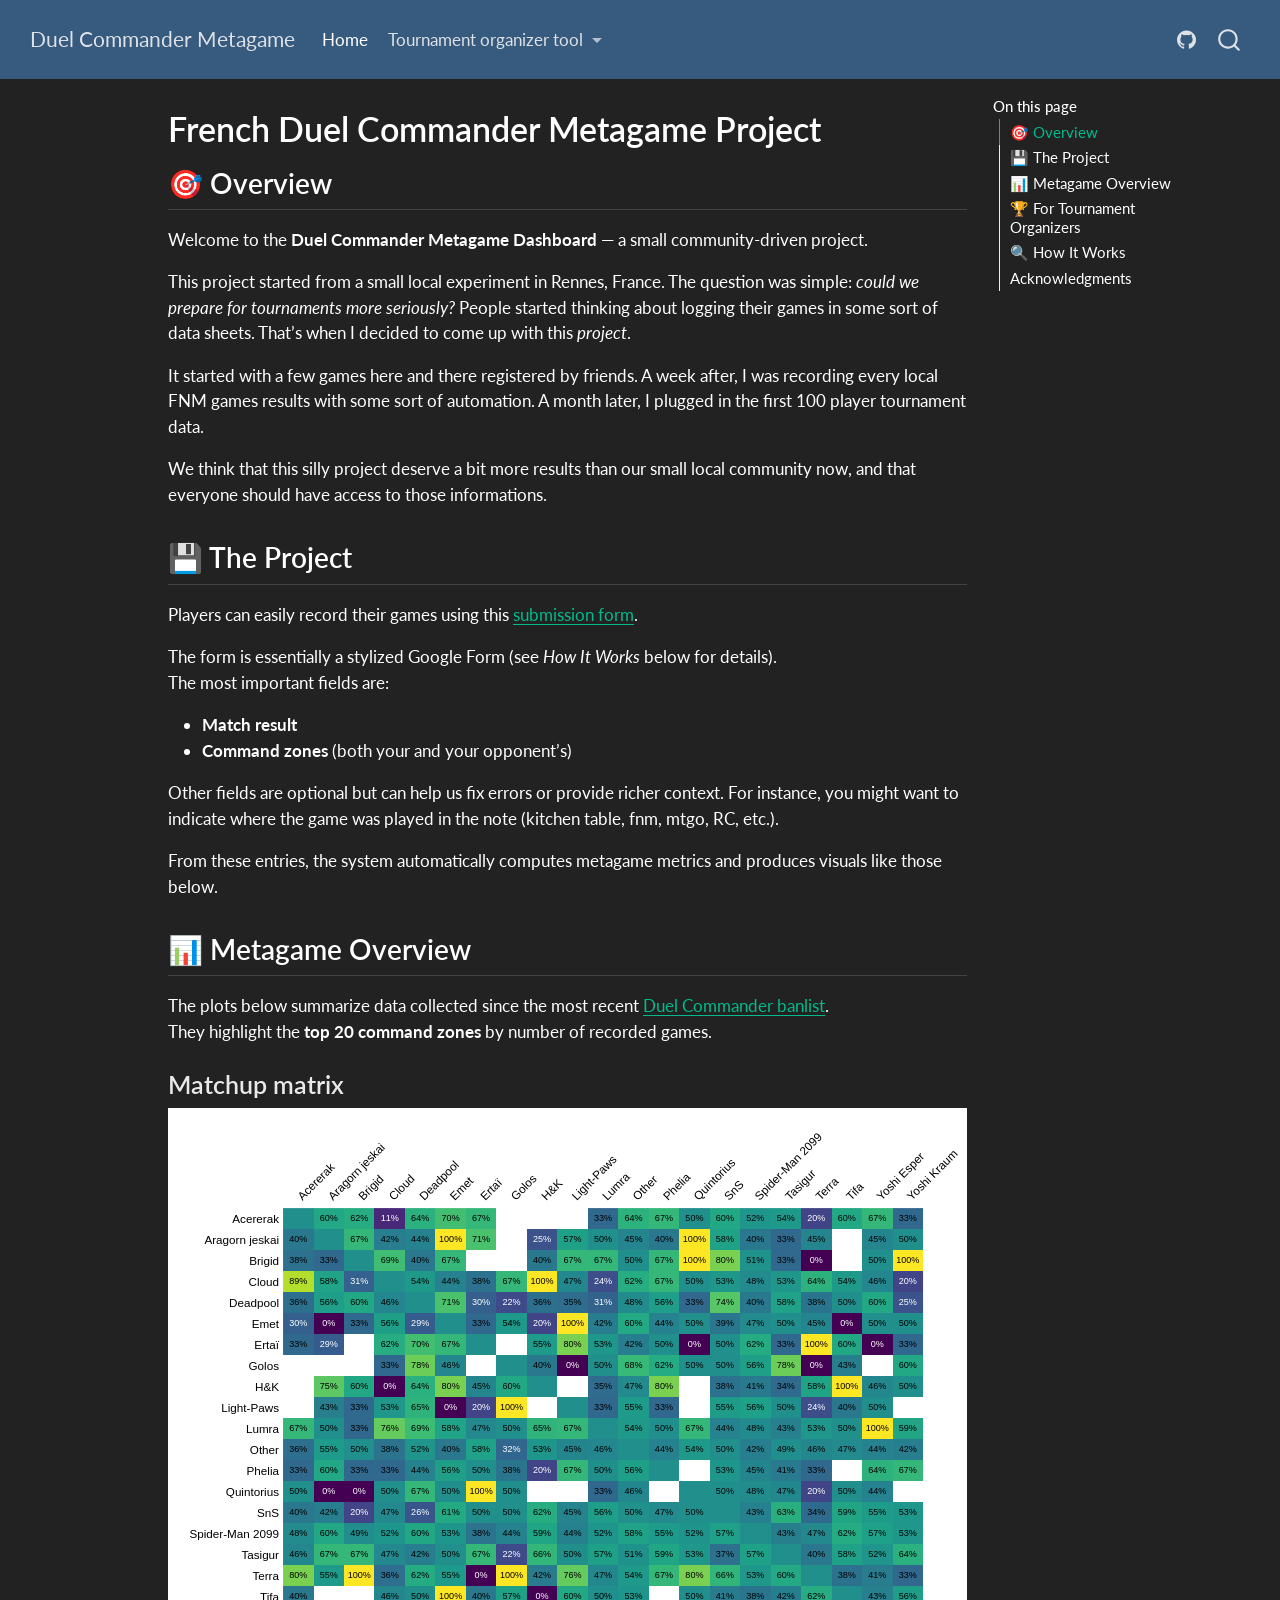
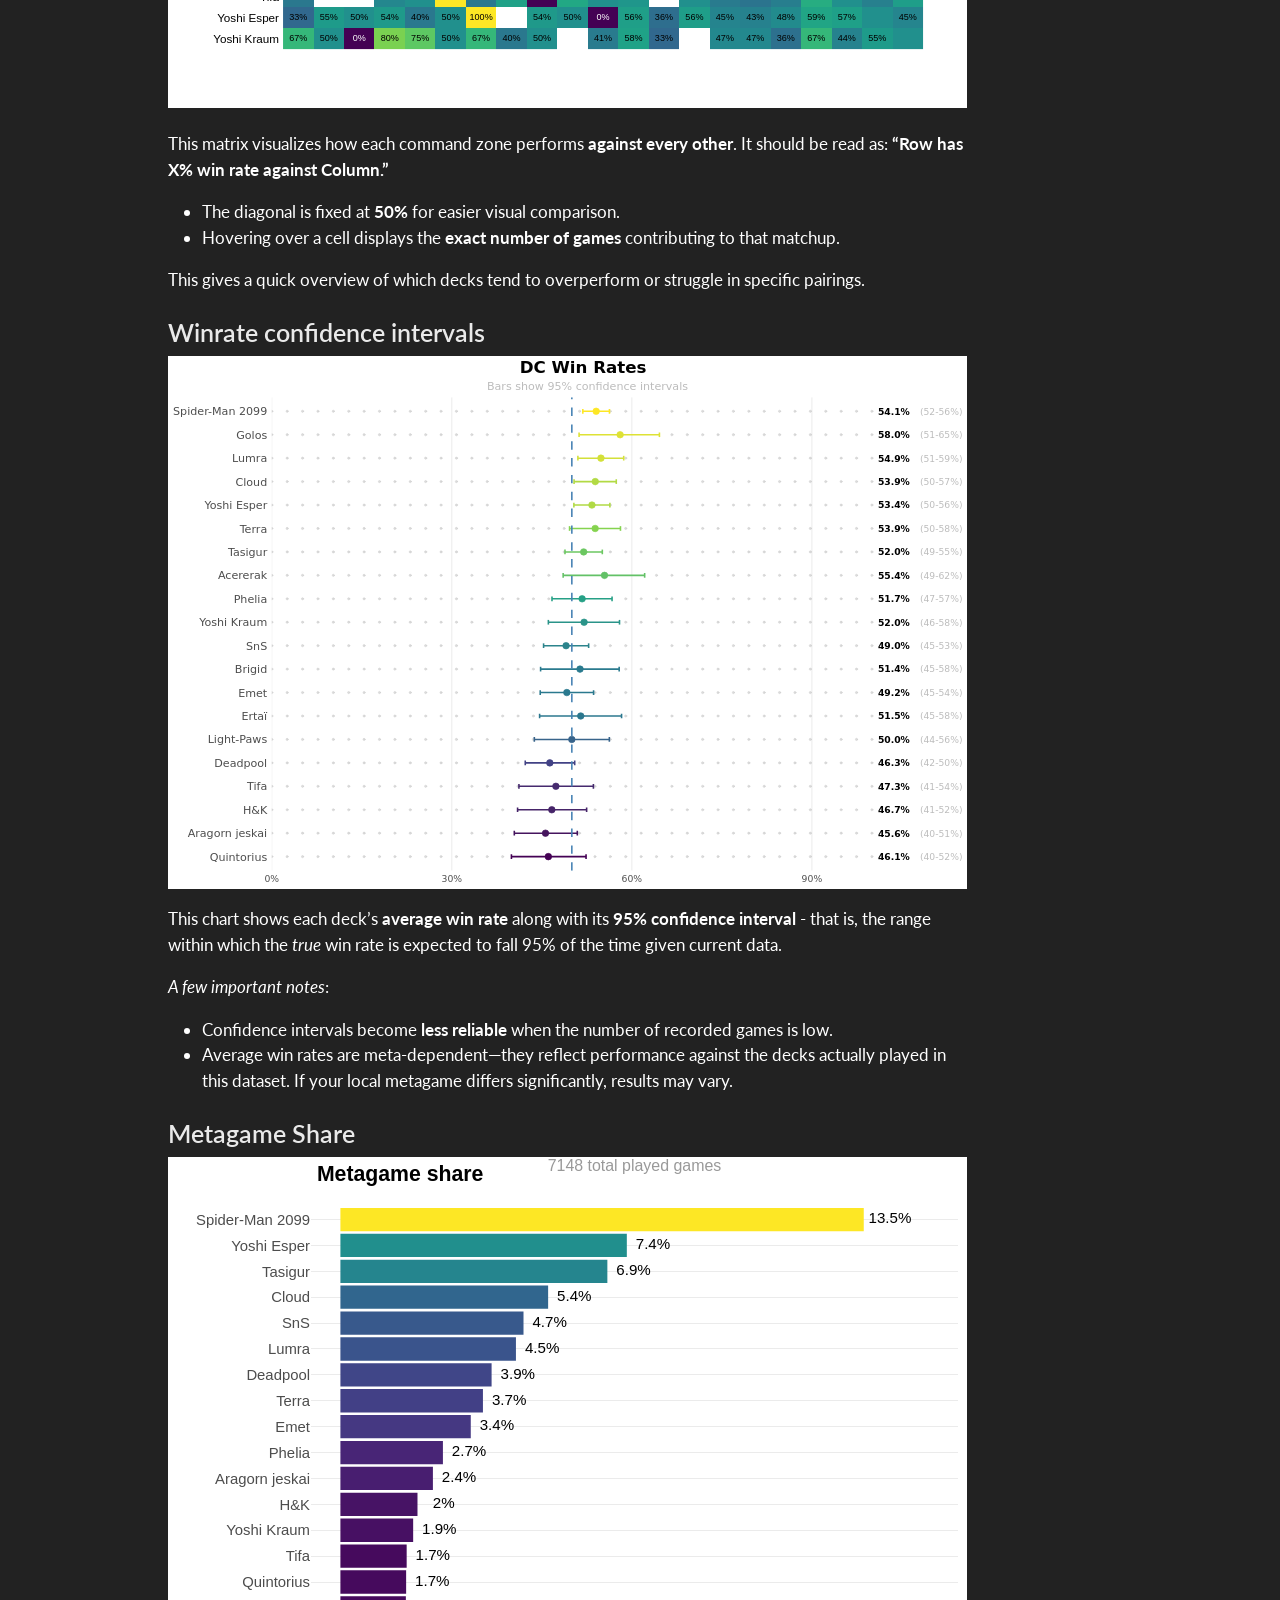
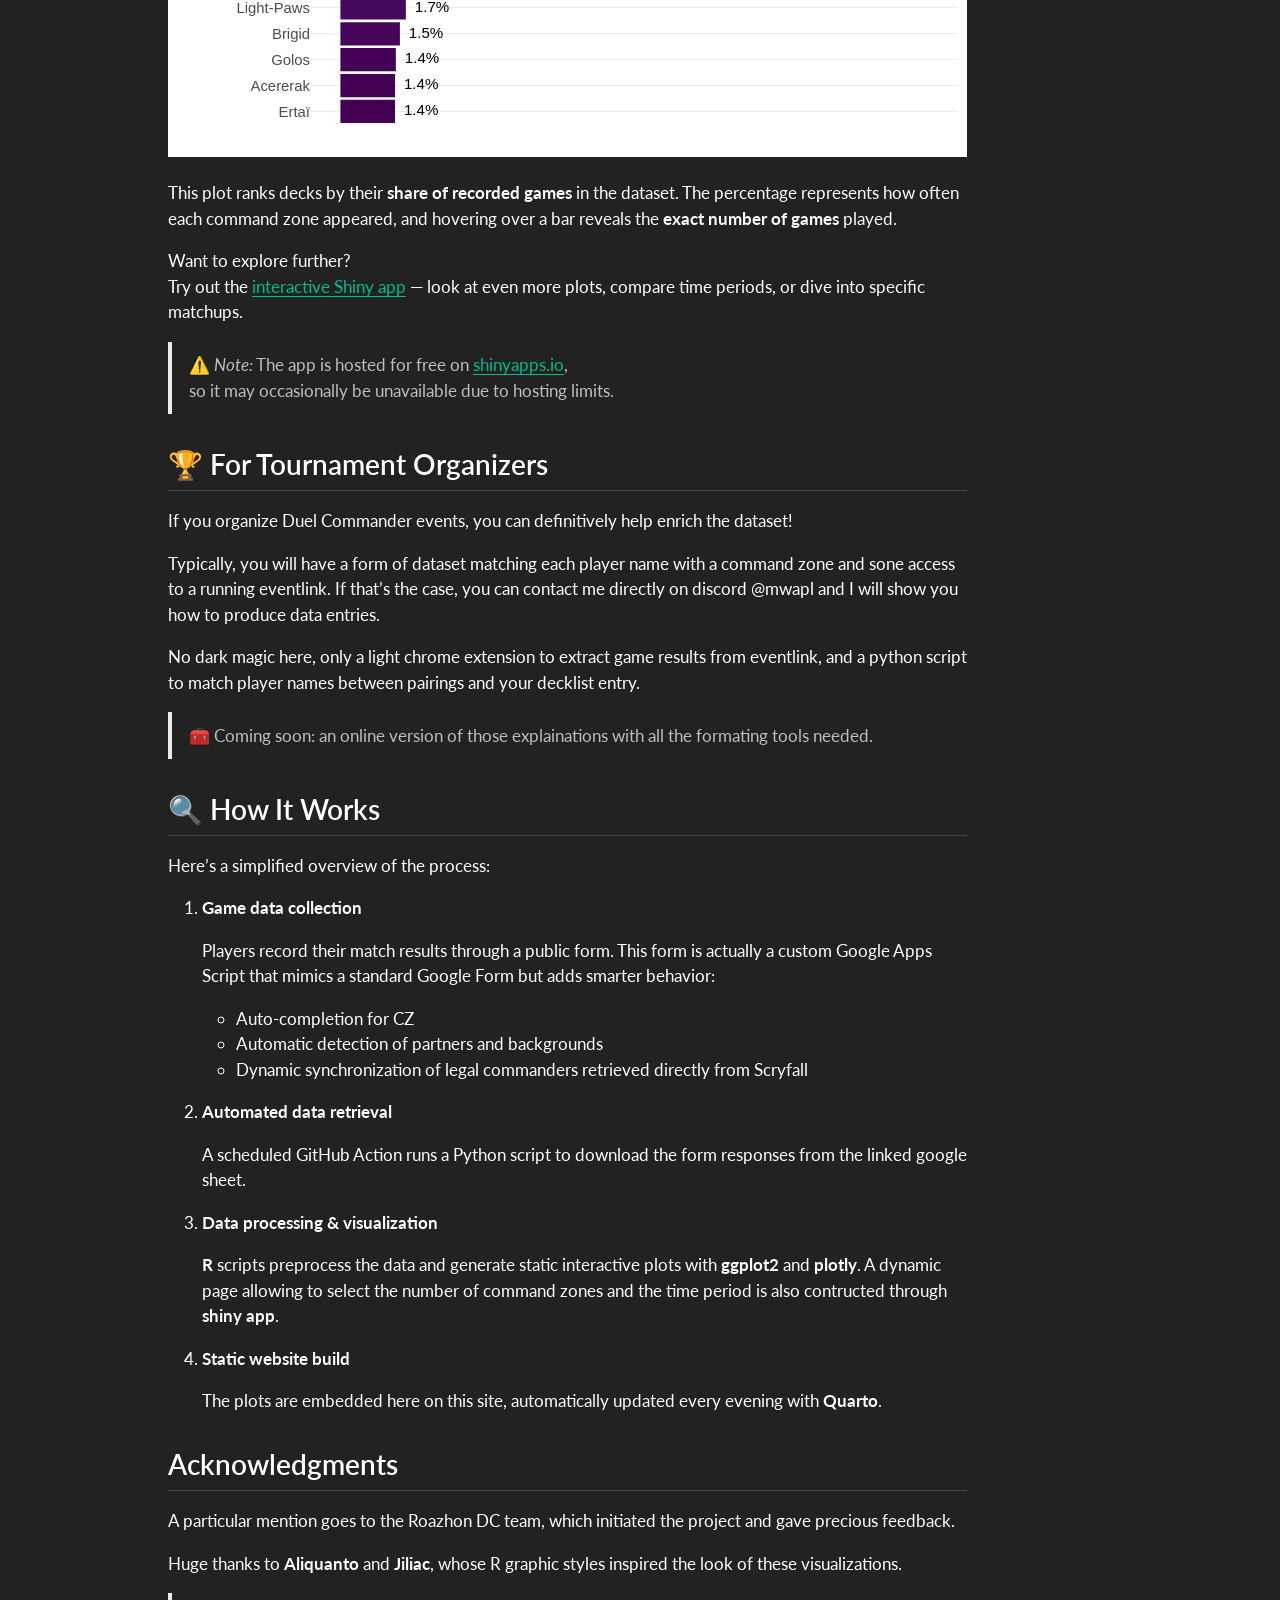
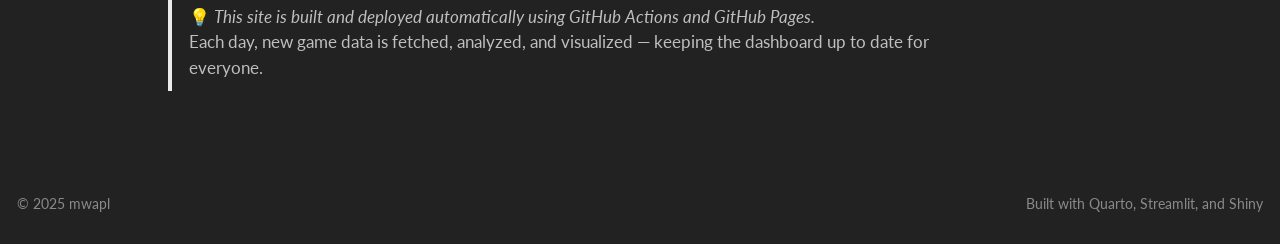
<file: index.html>
<!DOCTYPE html>
<html xmlns="http://www.w3.org/1999/xhtml" lang="en" xml:lang="en"><head>

<meta charset="utf-8">
<meta name="generator" content="quarto-1.11.9">

<meta name="viewport" content="width=device-width, initial-scale=1.0, user-scalable=yes">


<title>French Duel Commander Metagame Project – Duel Commander Metagame</title>
<style>
/* Default styles provided by pandoc.
** See https://pandoc.org/MANUAL.html#variables-for-html for config info.
*/
span.smallcaps{font-variant: small-caps;}
div.columns{display: flex; gap: 1.5em;}
div.column{flex: auto;}
@media screen {
div.columns{gap: min(4vw, 1.5em);}
div.column{overflow-x: auto;}
}
div.hanging-indent{margin-left: 1.5em; text-indent: -1.5em;}
ul.task-list{list-style: none;}
ul.task-list li input[type="checkbox"] {
  width: 0.8em;
  margin: 0 0.8em 0.2em -1em; /* quarto-specific, see https://github.com/quarto-dev/quarto-cli/issues/4556 */ 
  vertical-align: middle;
}
</style>


<script src="site_libs/quarto-nav/quarto-nav.js"></script>
<script src="site_libs/quarto-nav/headroom.min.js"></script>
<script src="site_libs/clipboard/clipboard.min.js"></script>
<script src="site_libs/quarto-search/autocomplete.umd.js"></script>
<script src="site_libs/quarto-search/fuse.min.js"></script>
<script src="site_libs/quarto-search/quarto-search.js"></script>
<meta name="quarto:offset" content="./">
<script src="site_libs/quarto-html/quarto.js" type="module"></script>
<script src="site_libs/quarto-html/tabsets/tabsets.js" type="module"></script>
<script src="site_libs/quarto-html/scrollable-regions/scrollable-regions.js" type="module"></script>
<script src="site_libs/quarto-html/popper.min.js"></script>
<script src="site_libs/quarto-html/tippy.umd.min.js"></script>
<script src="site_libs/quarto-html/anchor.min.js"></script>
<link href="site_libs/quarto-html/tippy.css" rel="stylesheet">
<link href="site_libs/quarto-html/quarto-syntax-highlighting-dark-447e42e69aaa9833c0ba1b986f430b20.css" rel="stylesheet" id="quarto-text-highlighting-styles">
<script src="site_libs/bootstrap/bootstrap.min.js"></script>
<link href="site_libs/bootstrap/bootstrap-icons.css" rel="stylesheet">
<link href="site_libs/bootstrap/bootstrap-c4a565545f118a96a93a750ad2463d78.min.css" rel="stylesheet" append-hash="true" id="quarto-bootstrap" data-mode="dark">
<script src="site_libs/quarto-contrib/glightbox/glightbox.min.js"></script>
<link href="site_libs/quarto-contrib/glightbox/glightbox.min.css" rel="stylesheet">
<link href="site_libs/quarto-contrib/glightbox/lightbox.css" rel="stylesheet">
<script id="quarto-search-options" type="application/json">{
  "location": "navbar",
  "copy-button": false,
  "collapse-after": 3,
  "panel-placement": "end",
  "type": "overlay",
  "limit": 50,
  "keyboard-shortcut": [
    "f",
    "/",
    "s"
  ],
  "show-item-context": false,
  "language": {
    "search-no-results-text": "No results",
    "search-matching-documents-text": "matching documents",
    "search-copy-link-title": "Copy link to search",
    "search-hide-matches-text": "Hide additional matches",
    "search-more-match-text": "more match in this document",
    "search-more-matches-text": "more matches in this document",
    "search-clear-button-title": "Clear",
    "search-text-placeholder": "",
    "search-detached-cancel-button-title": "Cancel",
    "search-submit-button-title": "Submit",
    "search-label": "Search"
  }
}</script>


</head>

<body class="nav-fixed quarto-light"><a id="quarto-skip-link" class="visually-hidden-focusable" href="#quarto-document-content">Skip to main content</a>

<div id="quarto-search-results"></div>
  <header id="quarto-header" class="headroom fixed-top">
    <nav class="navbar navbar-expand-lg " data-bs-theme="dark" aria-label="Site">
      <div class="navbar-container container-fluid">
      <div class="navbar-brand-container mx-auto">
    <a class="navbar-brand" href="./index.html">
    <span class="navbar-title">Duel Commander Metagame</span>
    </a>
  </div>
          <button class="navbar-toggler" type="button" data-bs-toggle="collapse" data-bs-target="#navbarCollapse" aria-controls="navbarCollapse" aria-expanded="false" aria-label="Toggle navigation" onclick="if (window.quartoToggleHeadroom) { window.quartoToggleHeadroom(); }">
  <span class="navbar-toggler-icon"></span>
</button>
          <div class="collapse navbar-collapse" id="navbarCollapse">
            <ul class="navbar-nav navbar-nav-scroll me-auto">
  <li class="nav-item">
    <a class="nav-link active" href="./index.html" aria-current="page"> 
<span class="menu-text">Home</span></a>
  </li>  
  <li class="nav-item dropdown ">
    <a class="nav-link dropdown-toggle" href="#" id="nav-menu-tournament-organizer-tool" role="link" data-bs-toggle="dropdown" aria-expanded="false">
 <span class="menu-text">Tournament organizer tool</span>
    </a>
    <ul class="dropdown-menu" aria-labelledby="nav-menu-tournament-organizer-tool">    
        <li>
    <a class="dropdown-item" href="./tools/eventlink_game_generator.html">
 <span class="dropdown-text">Generate data for matchups</span></a>
  </li>  
    </ul>
  </li>
</ul>
            <ul class="navbar-nav navbar-nav-scroll ms-auto">
  <li class="nav-item compact">
    <a class="nav-link" href="https://github.com/mwapl/dc-metagame"> <i class="bi bi-github" role="img">
</i> 
<span class="menu-text"></span></a>
  </li>  
</ul>
          </div> <!-- /navcollapse -->
            <div class="quarto-navbar-tools">
</div>
            <div id="quarto-search" class="" title="Search"></div>
      </div> <!-- /container-fluid -->
    </nav>
</header>
<!-- content -->
<div id="quarto-content" class="quarto-container page-columns page-rows-contents page-layout-article page-navbar">
<!-- sidebar -->
<!-- margin-sidebar -->
    <div id="quarto-margin-sidebar" class="sidebar margin-sidebar">
        <nav id="TOC" role="doc-toc" aria-labelledby="toc-title" class="toc-active">
    <h2 id="toc-title">On this page</h2>
   
  <ul>
  <li><a href="#overview" id="toc-overview" class="nav-link active" data-scroll-target="#overview">🎯 Overview</a></li>
  <li><a href="#the-project" id="toc-the-project" class="nav-link" data-scroll-target="#the-project">💾 The Project</a></li>
  <li><a href="#metagame-overview" id="toc-metagame-overview" class="nav-link" data-scroll-target="#metagame-overview">📊 Metagame Overview</a>
  <ul class="collapse">
  <li><a href="#matchup-matrix" id="toc-matchup-matrix" class="nav-link" data-scroll-target="#matchup-matrix">Matchup matrix</a></li>
  <li><a href="#winrate-confidence-intervals" id="toc-winrate-confidence-intervals" class="nav-link" data-scroll-target="#winrate-confidence-intervals">Winrate confidence intervals</a></li>
  <li><a href="#metagame-share" id="toc-metagame-share" class="nav-link" data-scroll-target="#metagame-share">Metagame Share</a></li>
  </ul></li>
  <li><a href="#for-tournament-organizers" id="toc-for-tournament-organizers" class="nav-link" data-scroll-target="#for-tournament-organizers">🏆 For Tournament Organizers</a></li>
  <li><a href="#how-it-works" id="toc-how-it-works" class="nav-link" data-scroll-target="#how-it-works">🔍 How It Works</a></li>
  <li><a href="#acknowledgments" id="toc-acknowledgments" class="nav-link" data-scroll-target="#acknowledgments">Acknowledgments</a></li>
  </ul>
</nav>
    </div>
<!-- main -->
<main class="content" id="quarto-document-content" tabindex="-1">

<header id="title-block-header" class="quarto-title-block default">
<div class="quarto-title">
<h1 class="title">French Duel Commander Metagame Project</h1>
</div>



<div class="quarto-title-meta">

    
  
    
  </div>
  


</header>


<section id="overview" class="level2">
<h2 class="anchored" data-anchor-id="overview">🎯 Overview</h2>
<p>Welcome to the <strong>Duel Commander Metagame Dashboard</strong> — a small community-driven project.</p>
<p>This project started from a small local experiment in Rennes, France. The question was simple: <em>could we prepare for tournaments more seriously?</em> People started thinking about logging their games in some sort of data sheets. That’s when I decided to come up with this <em>project</em>.</p>
<p>It started with a few games here and there registered by friends. A week after, I was recording every local FNM games results with some sort of automation. A month later, I plugged in the first 100 player tournament data.</p>
<p>We think that this silly project deserve a bit more results than our small local community now, and that everyone should have access to those informations.</p>
</section>
<section id="the-project" class="level2">
<h2 class="anchored" data-anchor-id="the-project">💾 The Project</h2>
<p>Players can easily record their games using this <strong><a href="https://script.google.com/macros/s/AKfycbxpf3jGfUhVoAOCxDuf4qt74kcw2C_KheJAYCvogSDH0_QPebh8jGb99RHxi0RXnyc9/exec">submission form</a></strong>.</p>
<p>The form is essentially a stylized Google Form (see <em>How It Works</em> below for details).<br>
The most important fields are:</p>
<ul>
<li><strong>Match result</strong><br>
</li>
<li><strong>Command zones</strong> (both your and your opponent’s)</li>
</ul>
<p>Other fields are optional but can help us fix errors or provide richer context. For instance, you might want to indicate where the game was played in the note (kitchen table, fnm, mtgo, RC, etc.).</p>
<p>From these entries, the system automatically computes metagame metrics and produces visuals like those below.</p>
</section>
<section id="metagame-overview" class="level2">
<h2 class="anchored" data-anchor-id="metagame-overview">📊 Metagame Overview</h2>
<p>The plots below summarize data collected since the most recent <strong><a href="https://www.duelcommander.org/banlist/">Duel Commander banlist</a></strong>.<br>
They highlight the <strong>top 20 command zones</strong> by number of recorded games.</p>
<section id="matchup-matrix" class="level3">
<h3 class="anchored" data-anchor-id="matchup-matrix">Matchup matrix</h3>
<div id="Matchup-Matrix">
<iframe src="plots/matchup_matrix.html" width="100%" height="600" style="border:none;">
</iframe>
</div>
<p>This matrix visualizes how each command zone performs <strong>against every other</strong>. It should be read as: <strong>“Row has X% win rate against Column.”</strong></p>
<ul>
<li>The diagonal is fixed at <strong>50%</strong> for easier visual comparison.</li>
<li>Hovering over a cell displays the <strong>exact number of games</strong> contributing to that matchup.</li>
</ul>
<p>This gives a quick overview of which decks tend to overperform or struggle in specific pairings.</p>
</section>
<section id="winrate-confidence-intervals" class="level3">
<h3 class="anchored" data-anchor-id="winrate-confidence-intervals">Winrate confidence intervals</h3>
<p><a href="plots/winrate_ci.svg" class="lightbox" data-gallery="quarto-lightbox-gallery-1"><img src="plots/winrate_ci.svg" class="img-fluid"></a></p>
<p>This chart shows each deck’s <strong>average win rate</strong> along with its <strong>95% confidence interval</strong> - that is, the range within which the <em>true</em> win rate is expected to fall 95% of the time given current data.</p>
<p><em>A few important notes</em>:</p>
<ul>
<li>Confidence intervals become <strong>less reliable</strong> when the number of recorded games is low.</li>
<li>Average win rates are meta-dependent—they reflect performance against the decks actually played in this dataset. If your local metagame differs significantly, results may vary.</li>
</ul>
</section>
<section id="metagame-share" class="level3">
<h3 class="anchored" data-anchor-id="metagame-share">Metagame Share</h3>
<div id="metagame-share">
<iframe src="plots/metagame_share.html" width="100%" height="600" style="border:none;">
</iframe>
</div>
<p>This plot ranks decks by their <strong>share of recorded games</strong> in the dataset. The percentage represents how often each command zone appeared, and hovering over a bar reveals the <strong>exact number of games</strong> played.</p>
<p>Want to explore further?<br>
Try out the <strong><a href="https://5uwf89-mathieu-laurent.shinyapps.io/DCMetagame-app/">interactive Shiny app</a></strong> — look at even more plots, compare time periods, or dive into specific matchups.</p>
<blockquote class="blockquote">
<p>⚠️ <em>Note:</em> The app is hosted for free on <a href="https://www.shinyapps.io/">shinyapps.io</a>,<br>
so it may occasionally be unavailable due to hosting limits.</p>
</blockquote>
</section>
</section>
<section id="for-tournament-organizers" class="level2">
<h2 class="anchored" data-anchor-id="for-tournament-organizers">🏆 For Tournament Organizers</h2>
<p>If you organize Duel Commander events, you can definitively help enrich the dataset!</p>
<p>Typically, you will have a form of dataset matching each player name with a command zone and sone access to a running eventlink. If that’s the case, you can contact me directly on discord <span class="citation" data-cites="mwapl">@mwapl</span> and I will show you how to produce data entries.</p>
<p>No dark magic here, only a light chrome extension to extract game results from eventlink, and a python script to match player names between pairings and your decklist entry.</p>
<blockquote class="blockquote">
<p>🧰 Coming soon: an online version of those explainations with all the formating tools needed.</p>
</blockquote>
</section>
<section id="how-it-works" class="level2">
<h2 class="anchored" data-anchor-id="how-it-works">🔍 How It Works</h2>
<p>Here’s a simplified overview of the process:</p>
<ol type="1">
<li><p><strong>Game data collection</strong></p>
<p>Players record their match results through a public form. This form is actually a custom Google Apps Script that mimics a standard Google Form but adds smarter behavior:</p>
<ul>
<li>Auto-completion for CZ</li>
<li>Automatic detection of partners and backgrounds</li>
<li>Dynamic synchronization of legal commanders retrieved directly from Scryfall</li>
</ul></li>
<li><p><strong>Automated data retrieval</strong></p>
<p>A scheduled GitHub Action runs a Python script to download the form responses from the linked google sheet.</p></li>
<li><p><strong>Data processing &amp; visualization</strong></p>
<p><strong>R</strong> scripts preprocess the data and generate static interactive plots with <strong>ggplot2</strong> and <strong>plotly</strong>. A dynamic page allowing to select the number of command zones and the time period is also contructed through <strong>shiny app</strong>.</p></li>
<li><p><strong>Static website build</strong></p>
<p>The plots are embedded here on this site, automatically updated every evening with <strong>Quarto</strong>.</p></li>
</ol>
</section>
<section id="acknowledgments" class="level2">
<h2 class="anchored" data-anchor-id="acknowledgments">Acknowledgments</h2>
<p>A particular mention goes to the Roazhon DC team, which initiated the project and gave precious feedback.</p>
<p>Huge thanks to <strong>Aliquanto</strong> and <strong>Jiliac</strong>, whose R graphic styles inspired the look of these visualizations.</p>
<blockquote class="blockquote">
<p>💡 <em>This site is built and deployed automatically using GitHub Actions and GitHub Pages.</em><br>
Each day, new game data is fetched, analyzed, and visualized — keeping the dashboard up to date for everyone.</p>
</blockquote>


</section>

</main> <!-- /main -->
<script id="quarto-html-after-body" type="application/javascript">
  window.document.addEventListener("DOMContentLoaded", function (event) {
    const icon = "";
    const anchorJS = new window.AnchorJS();
    anchorJS.options = {
      placement: 'right',
      icon: icon
    };
    anchorJS.add('.anchored');
    const isCodeAnnotation = (el) => {
      for (const clz of el.classList) {
        if (clz.startsWith('code-annotation-')) {                     
          return true;
        }
      }
      return false;
    }
    const onCopySuccess = function(e) {
      // button target
      const button = e.trigger;
      // don't keep focus
      button.blur();
      // flash "checked"
      button.classList.add('code-copy-button-checked');
      var currentTitle = button.getAttribute("title");
      button.setAttribute("title", "Copied!");
      let tooltip;
      if (window.bootstrap) {
        button.setAttribute("data-bs-toggle", "tooltip");
        button.setAttribute("data-bs-placement", "left");
        button.setAttribute("data-bs-title", "Copied!");
        tooltip = new bootstrap.Tooltip(button, 
          { trigger: "manual", 
            customClass: "code-copy-button-tooltip",
            offset: [0, -8]});
        tooltip.show();    
      }
      setTimeout(function() {
        if (tooltip) {
          tooltip.hide();
          button.removeAttribute("data-bs-title");
          button.removeAttribute("data-bs-toggle");
          button.removeAttribute("data-bs-placement");
        }
        button.setAttribute("title", currentTitle);
        button.classList.remove('code-copy-button-checked');
      }, 1000);
      // clear code selection
      e.clearSelection();
    }
    const getTextToCopy = function(trigger) {
      const outerScaffold = trigger.parentElement.cloneNode(true);
      const codeEl = outerScaffold.querySelector('code');
      for (const childEl of codeEl.children) {
        if (isCodeAnnotation(childEl)) {
          childEl.remove();
        }
      }
      return codeEl.innerText;
    }
    const clipboard = new window.ClipboardJS('.code-copy-button:not([data-in-quarto-modal])', {
      text: getTextToCopy
    });
    clipboard.on('success', onCopySuccess);
    if (window.document.getElementById('quarto-embedded-source-code-modal')) {
      const clipboardModal = new window.ClipboardJS('.code-copy-button[data-in-quarto-modal]', {
        text: getTextToCopy,
        container: window.document.getElementById('quarto-embedded-source-code-modal')
      });
      clipboardModal.on('success', onCopySuccess);
    }
      var localhostRegex = new RegExp(/^(?:http|https):\/\/localhost\:?[0-9]*\//);
      var mailtoRegex = new RegExp(/^mailto:/);
        var filterRegex = new RegExp('/' + window.location.host + '/');
      var isInternal = (href) => {
          return filterRegex.test(href) || localhostRegex.test(href) || mailtoRegex.test(href);
      }
      // Inspect non-navigation links and adorn them if external
      window.quartoDecorateExternalLinks = function (root) {
     var links = (root || window.document).querySelectorAll('a[href]:not(.nav-link):not(.navbar-brand):not(.toc-action):not(.sidebar-link):not(.sidebar-item-toggle):not(.pagination-link):not(.no-external):not([aria-hidden]):not(.dropdown-item):not(.quarto-navigation-tool):not(.about-link)');
      for (var i=0; i<links.length; i++) {
        const link = links[i];
        if (!isInternal(link.href)) {
          // undo the damage that might have been done by quarto-nav.js in the case of
          // links that we want to consider external
          if (link.dataset.originalHref !== undefined) {
            link.href = link.dataset.originalHref;
          }
          if (!link.classList.contains('no-external-icon')) {
          }
        }
      }
      };
      window.quartoDecorateExternalLinks(window.document);
    // Esc closes the popup (WCAG 1.4.13) and focus leaving both trigger and
    // popup closes it (WCAG 2.4.11); tippy handles neither for interactive popups.
    const hideOnEscAndFocusOut = {
      name: 'hideOnEscAndFocusOut',
      defaultValue: true,
      fn(instance) {
        const dismiss = () => {
          // A show scheduled by the trigger delay would otherwise reopen it
          instance.clearDelayTimeouts();
          instance.hide();
        };
        const onKeyDown = (event) => {
          if (event.key !== 'Escape') {
            return;
          }
          // Keep Esc from also reaching page handlers (e.g. reveal.js overview),
          // except an open reveal.js slide menu, which Esc should close too.
          // The menu handles keys only when its keyboard option is on.
          const menuHandlesEsc = window.Reveal?.getPlugin?.('menu')?.isOpen() &&
            window.Reveal.getConfig().menu?.keyboard !== false;
          if (!menuHandlesEsc) {
            event.stopPropagation();
          }
          if (instance.popper.contains(window.document.activeElement)) {
            // Disabled while refocusing so the focus trigger does not reopen it
            instance.disable();
            instance.reference.focus();
            instance.enable();
          }
          dismiss();
        };
        const onFocusOut = (event) => {
          const target = event.relatedTarget;
          if (target && !instance.reference.contains(target) &&
              !instance.popper.contains(target)) {
            dismiss();
          }
        };
        // On the trigger too: a click trigger (code-annotations: select) has no
        // blur handling. Attached for the instance's lifetime so leaving the
        // trigger also cancels a show still pending on the trigger delay.
        instance.reference.addEventListener('focusout', onFocusOut);
        return {
          onShow() {
            window.document.addEventListener('keydown', onKeyDown, true);
            instance.popper.addEventListener('focusout', onFocusOut);
          },
          onHide() {
            window.document.removeEventListener('keydown', onKeyDown, true);
            instance.popper.removeEventListener('focusout', onFocusOut);
          },
          onDestroy() {
            instance.reference.removeEventListener('focusout', onFocusOut);
          },
        };
      },
    };
    function tippyHover(el, contentFn, onTriggerFn, onUntriggerFn) {
      const config = {
        allowHTML: true,
        maxWidth: 500,
        delay: 100,
        arrow: false,
        appendTo: function(el) {
            return el.parentElement;
        },
        interactive: true,
        interactiveBorder: 10,
        theme: 'quarto',
        placement: 'bottom-start',
        plugins: [hideOnEscAndFocusOut],
      };
      if (contentFn) {
        config.content = contentFn;
      }
      if (onTriggerFn) {
        config.onTrigger = onTriggerFn;
      }
      if (onUntriggerFn) {
        config.onUntrigger = onUntriggerFn;
      }
      window.tippy(el, config); 
    }
    const noterefs = window.document.querySelectorAll('a[role="doc-noteref"]');
    for (var i=0; i<noterefs.length; i++) {
      const ref = noterefs[i];
      tippyHover(ref, function() {
        // use id or data attribute instead here
        let href = ref.getAttribute('data-footnote-href') || ref.getAttribute('href');
        try { href = new URL(href).hash; } catch {}
        const id = href.replace(/^#\/?/, "");
        const note = window.document.getElementById(id);
        if (note) {
          return note.innerHTML;
        } else {
          return "";
        }
      });
    }
    const xrefs = window.document.querySelectorAll('a.quarto-xref');
    const processXRef = (id, note) => {
      // Strip column container classes
      const stripColumnClz = (el) => {
        el.classList.remove("page-full", "page-columns");
        if (el.children) {
          for (const child of el.children) {
            stripColumnClz(child);
          }
        }
      }
      stripColumnClz(note)
      if (id === null || id.startsWith('sec-')) {
        // Special case sections, only their first couple elements
        const container = document.createElement("div");
        if (note.children && note.children.length > 2) {
          container.appendChild(note.children[0].cloneNode(true));
          for (let i = 1; i < note.children.length; i++) {
            const child = note.children[i];
            if (child.tagName === "P" && child.innerText === "") {
              continue;
            } else {
              container.appendChild(child.cloneNode(true));
              break;
            }
          }
          if (window.Quarto?.typesetMath) {
            window.Quarto.typesetMath(container);
          }
          return container.innerHTML
        } else {
          if (window.Quarto?.typesetMath) {
            window.Quarto.typesetMath(note);
          }
          return note.innerHTML;
        }
      } else {
        // Remove any anchor links if they are present
        const anchorLink = note.querySelector('a.anchorjs-link');
        if (anchorLink) {
          anchorLink.remove();
        }
        if (window.Quarto?.typesetMath) {
          window.Quarto.typesetMath(note);
        }
        if (note.classList.contains("callout")) {
          return note.outerHTML;
        } else {
          return note.innerHTML;
        }
      }
    }
    for (var i=0; i<xrefs.length; i++) {
      const xref = xrefs[i];
      tippyHover(xref, undefined, function(instance) {
        instance.disable();
        let url = xref.getAttribute('href');
        let hash = undefined; 
        if (url.startsWith('#')) {
          hash = url;
        } else {
          try { hash = new URL(url).hash; } catch {}
        }
        if (hash) {
          const id = hash.replace(/^#\/?/, "");
          const note = window.document.getElementById(id);
          if (note !== null) {
            try {
              const html = processXRef(id, note.cloneNode(true));
              instance.setContent(html);
            } finally {
              instance.enable();
              instance.show();
            }
          } else {
            // See if we can fetch this
            fetch(url.split('#')[0])
            .then(res => res.text())
            .then(html => {
              const parser = new DOMParser();
              const htmlDoc = parser.parseFromString(html, "text/html");
              const note = htmlDoc.getElementById(id);
              if (note !== null) {
                const html = processXRef(id, note);
                instance.setContent(html);
              } 
            }).finally(() => {
              instance.enable();
              instance.show();
            });
          }
        } else {
          // See if we can fetch a full url (with no hash to target)
          // This is a special case and we should probably do some content thinning / targeting
          fetch(url)
          .then(res => res.text())
          .then(html => {
            const parser = new DOMParser();
            const htmlDoc = parser.parseFromString(html, "text/html");
            const note = htmlDoc.querySelector('main.content');
            if (note !== null) {
              // This should only happen for chapter cross references
              // (since there is no id in the URL)
              // remove the first header
              if (note.children.length > 0 && note.children[0].tagName === "HEADER") {
                note.children[0].remove();
              }
              const html = processXRef(null, note);
              instance.setContent(html);
            } 
          }).finally(() => {
            instance.enable();
            instance.show();
          });
        }
      }, function(instance) {
      });
    }
        let selectedAnnoteEl;
        const selectorForAnnotation = ( cell, annotation) => {
          let cellAttr = 'data-code-cell="' + cell + '"';
          let lineAttr = 'data-code-annotation="' +  annotation + '"';
          const selector = 'span[' + cellAttr + '][' + lineAttr + ']';
          return selector;
        }
        const selectCodeLines = (annoteEl) => {
          const doc = window.document;
          const targetCell = annoteEl.getAttribute("data-target-cell");
          const targetAnnotation = annoteEl.getAttribute("data-target-annotation");
          const annoteSpan = window.document.querySelector(selectorForAnnotation(targetCell, targetAnnotation));
          const lines = annoteSpan.getAttribute("data-code-lines").split(",");
          const lineIds = lines.map((line) => {
            return targetCell + "-" + line;
          })
          // Each band is positioned against its own containing block, which is
          // not the offsetParent of the lines, so place it from client rects.
          const placeBand = (band, firstEl, lastEl, codeBlock) => {
            const container = band.offsetParent;
            if (container === null) {
              return;
            }
            const containerRect = container.getBoundingClientRect();
            // Reveal.js scales slides with a transform, so convert client
            // pixels back to the CSS pixels of the container.
            const scale = containerRect.height / container.offsetHeight || 1;
            const firstRect = firstEl.getBoundingClientRect();
            const lastRect = lastEl.getBoundingClientRect();
            const top = (firstRect.top - containerRect.top) / scale - container.clientTop + container.scrollTop;
            const height = (lastRect.bottom - firstRect.top) / scale;
            band.style.top = top - 2 + "px";
            band.style.height = height + 4 + "px";
            if (codeBlock) {
              // Without the copy button wrapper, the containing block is wider
              // than the code block, so span the code block explicitly.
              const blockRect = codeBlock.getBoundingClientRect();
              band.style.left = (blockRect.left - containerRect.left) / scale - container.clientLeft + container.scrollLeft + "px";
              band.style.width = blockRect.width / scale + "px";
            }
          };
          if (lineIds.length > 0) {
            const el = window.document.getElementById(lineIds[0]);
            const lastEl = window.document.getElementById(lineIds[lineIds.length - 1]);
            const parent = el.parentElement.parentElement;
            // cook up a div (if necessary) and position it
            let div = window.document.getElementById("code-annotation-line-highlight");
            if (div === null) {
              div = window.document.createElement("div");
              div.setAttribute("id", "code-annotation-line-highlight");
              div.style.position = 'absolute';
              parent.appendChild(div);
            }
            placeBand(div, el, lastEl, parent.closest("div.sourceCode") || parent);
            let gutterDiv = window.document.getElementById("code-annotation-line-highlight-gutter");
            if (gutterDiv === null) {
              gutterDiv = window.document.createElement("div");
              gutterDiv.setAttribute("id", "code-annotation-line-highlight-gutter");
              gutterDiv.style.position = 'absolute';
              const codeCell = window.document.getElementById(targetCell);
              const gutter = codeCell.querySelector('.code-annotation-gutter');
              gutter.appendChild(gutterDiv);
            }
            placeBand(gutterDiv, el, lastEl);
            selectedAnnoteEl = annoteEl;
          }
        };
        const unselectCodeLines = () => {
          const elementsIds = ["code-annotation-line-highlight", "code-annotation-line-highlight-gutter"];
          elementsIds.forEach((elId) => {
            const div = window.document.getElementById(elId);
            if (div) {
              div.remove();
            }
          });
          selectedAnnoteEl = undefined;
        };
          // Handle positioning of the toggle
      window.addEventListener(
        "resize",
        throttle(() => {
          elRect = undefined;
          if (selectedAnnoteEl) {
            selectCodeLines(selectedAnnoteEl);
          }
        }, 10)
      );
      function throttle(fn, ms) {
      let throttle = false;
      let timer;
        return (...args) => {
          if(!throttle) { // first call gets through
              fn.apply(this, args);
              throttle = true;
          } else { // all the others get throttled
              if(timer) clearTimeout(timer); // cancel #2
              timer = setTimeout(() => {
                fn.apply(this, args);
                timer = throttle = false;
              }, ms);
          }
        };
      }
        // Attach click handler to the DT
        const annoteDls = window.document.querySelectorAll('dt[data-target-cell]');
        for (const annoteDlNode of annoteDls) {
          annoteDlNode.addEventListener('click', (event) => {
            const clickedEl = event.target;
            if (clickedEl !== selectedAnnoteEl) {
              unselectCodeLines();
              const activeEl = window.document.querySelector('dt[data-target-cell].code-annotation-active');
              if (activeEl) {
                activeEl.classList.remove('code-annotation-active');
              }
              selectCodeLines(clickedEl);
              clickedEl.classList.add('code-annotation-active');
            } else {
              // Unselect the line
              unselectCodeLines();
              clickedEl.classList.remove('code-annotation-active');
            }
          });
        }
    const findCites = (el) => {
      const parentEl = el.parentElement;
      if (parentEl) {
        const cites = parentEl.dataset.cites;
        if (cites) {
          return {
            el,
            cites: cites.split(' ')
          };
        } else {
          return findCites(el.parentElement)
        }
      } else {
        return undefined;
      }
    };
    var bibliorefs = window.document.querySelectorAll('a[role="doc-biblioref"]');
    for (var i=0; i<bibliorefs.length; i++) {
      const ref = bibliorefs[i];
      const citeInfo = findCites(ref);
      if (citeInfo) {
        tippyHover(citeInfo.el, function() {
          var popup = window.document.createElement('div');
          citeInfo.cites.forEach(function(cite) {
            var citeDiv = window.document.createElement('div');
            citeDiv.classList.add('hanging-indent');
            citeDiv.classList.add('csl-entry');
            var biblioDiv = window.document.getElementById('ref-' + cite);
            if (biblioDiv) {
              citeDiv.innerHTML = biblioDiv.innerHTML;
            }
            popup.appendChild(citeDiv);
          });
          return popup.innerHTML;
        });
      }
    }
  });
  </script>
  <script type="application/javascript">
  window.quartoScrollableRegionsLabels = {"code":"Scrollable code","output":"Scrollable output"};
  </script>
</div> <!-- /content -->
<footer class="footer">
  <div class="nav-footer">
    <div class="nav-footer-left">
<p>© 2025 mwapl</p>
</div>   
    <div class="nav-footer-center">
      &nbsp;
    </div>
    <div class="nav-footer-right">
<p>Built with Quarto, Streamlit, and Shiny</p>
</div>
  </div>
</footer>
<script>var lightboxQuarto = GLightbox({"closeEffect":"zoom","descPosition":"bottom","loop":false,"openEffect":"zoom","selector":".lightbox"});
(function() {
  let previousOnload = window.onload;
  window.onload = () => {
    if (previousOnload) {
      previousOnload();
    }
    lightboxQuarto.on('slide_before_load', (data) => {
      const { slideIndex, slideNode, slideConfig, player, trigger } = data;
      const href = trigger.getAttribute('href');
      if (href !== null) {
        const imgEl = window.document.querySelector(`a[href="${href}"] img`);
        if (imgEl !== null) {
          const srcAttr = imgEl.getAttribute("src");
          if (srcAttr && srcAttr.startsWith("data:")) {
            slideConfig.href = srcAttr;
          }
        }
      } 
    });
  
    lightboxQuarto.on('slide_after_load', (data) => {
      const { slideIndex, slideNode, slideConfig, player, trigger } = data;
      if (window.Quarto?.typesetMath) {
        window.Quarto.typesetMath(slideNode);
      }
    });
  
  };
  
})();
          </script>




</body></html>
</file>
<file: site_libs/quarto-html/tippy.css>
.tippy-box[data-animation=fade][data-state=hidden]{opacity:0}[data-tippy-root]{max-width:calc(100vw - 10px)}.tippy-box{position:relative;background-color:#333;color:#fff;border-radius:4px;font-size:14px;line-height:1.4;white-space:normal;outline:0;transition-property:transform,visibility,opacity}.tippy-box[data-placement^=top]>.tippy-arrow{bottom:0}.tippy-box[data-placement^=top]>.tippy-arrow:before{bottom:-7px;left:0;border-width:8px 8px 0;border-top-color:initial;transform-origin:center top}.tippy-box[data-placement^=bottom]>.tippy-arrow{top:0}.tippy-box[data-placement^=bottom]>.tippy-arrow:before{top:-7px;left:0;border-width:0 8px 8px;border-bottom-color:initial;transform-origin:center bottom}.tippy-box[data-placement^=left]>.tippy-arrow{right:0}.tippy-box[data-placement^=left]>.tippy-arrow:before{border-width:8px 0 8px 8px;border-left-color:initial;right:-7px;transform-origin:center left}.tippy-box[data-placement^=right]>.tippy-arrow{left:0}.tippy-box[data-placement^=right]>.tippy-arrow:before{left:-7px;border-width:8px 8px 8px 0;border-right-color:initial;transform-origin:center right}.tippy-box[data-inertia][data-state=visible]{transition-timing-function:cubic-bezier(.54,1.5,.38,1.11)}.tippy-arrow{width:16px;height:16px;color:#333}.tippy-arrow:before{content:"";position:absolute;border-color:transparent;border-style:solid}.tippy-content{position:relative;padding:5px 9px;z-index:1}
</file>
<file: site_libs/quarto-html/quarto-syntax-highlighting-dark-447e42e69aaa9833c0ba1b986f430b20.css>
/* quarto syntax highlight colors */
:root {
  --quarto-hl-al-color: #f07178;
  --quarto-hl-an-color: #d4d0ab;
  --quarto-hl-at-color: #00e0e0;
  --quarto-hl-bn-color: #d4d0ab;
  --quarto-hl-bu-color: #abe338;
  --quarto-hl-ch-color: #abe338;
  --quarto-hl-co-color: #f8f8f2;
  --quarto-hl-cv-color: #ffd700;
  --quarto-hl-cn-color: #ffd700;
  --quarto-hl-cf-color: #ffa07a;
  --quarto-hl-dt-color: #ffa07a;
  --quarto-hl-dv-color: #d4d0ab;
  --quarto-hl-do-color: #f8f8f2;
  --quarto-hl-er-color: #f07178;
  --quarto-hl-ex-color: #00e0e0;
  --quarto-hl-fl-color: #d4d0ab;
  --quarto-hl-fu-color: #ffa07a;
  --quarto-hl-im-color: #abe338;
  --quarto-hl-in-color: #d4d0ab;
  --quarto-hl-kw-color: #ffa07a;
  --quarto-hl-op-color: #ffa07a;
  --quarto-hl-ot-color: #00e0e0;
  --quarto-hl-pp-color: #dcc6e0;
  --quarto-hl-re-color: #00e0e0;
  --quarto-hl-sc-color: #abe338;
  --quarto-hl-ss-color: #abe338;
  --quarto-hl-st-color: #abe338;
  --quarto-hl-va-color: #00e0e0;
  --quarto-hl-vs-color: #abe338;
  --quarto-hl-wa-color: #dcc6e0;
}

/* other quarto variables */
:root {
  --quarto-font-monospace: SFMono-Regular, Menlo, Monaco, Consolas, "Liberation Mono", "Courier New", monospace;
}

/* syntax highlight based on Pandoc's rules */
pre > code.sourceCode > span {
  color: #f8f8f2;
}

code.sourceCode > span {
  color: #f8f8f2;
}

div.sourceCode,
div.sourceCode pre.sourceCode {
  color: #f8f8f2;
}

/* Normal */
code span {
  color: #f8f8f2;
}

/* Alert */
code span.al {
  color: #f07178;
}

/* Annotation */
code span.an {
  color: #d4d0ab;
}

/* Attribute */
code span.at {
  color: #00e0e0;
}

/* BaseN */
code span.bn {
  color: #d4d0ab;
}

/* BuiltIn */
code span.bu {
  color: #abe338;
}

/* ControlFlow */
code span.cf {
  font-weight: bold;
  color: #ffa07a;
}

/* Char */
code span.ch {
  color: #abe338;
}

/* Constant */
code span.cn {
  color: #ffd700;
}

/* Comment */
code span.co {
  font-style: italic;
  color: #f8f8f2;
}

/* CommentVar */
code span.cv {
  color: #ffd700;
}

/* Documentation */
code span.do {
  color: #f8f8f2;
}

/* DataType */
code span.dt {
  color: #ffa07a;
}

/* DecVal */
code span.dv {
  color: #d4d0ab;
}

/* Error */
code span.er {
  color: #f07178;
  text-decoration: underline;
}

/* Extension */
code span.ex {
  font-weight: bold;
  color: #00e0e0;
}

/* Float */
code span.fl {
  color: #d4d0ab;
}

/* Function */
code span.fu {
  color: #ffa07a;
}

/* Import */
code span.im {
  color: #abe338;
}

/* Information */
code span.in {
  color: #d4d0ab;
}

/* Keyword */
code span.kw {
  font-weight: bold;
  color: #ffa07a;
}

/* Operator */
code span.op {
  color: #ffa07a;
}

/* Other */
code span.ot {
  color: #00e0e0;
}

/* Preprocessor */
code span.pp {
  color: #dcc6e0;
}

/* RegionMarker */
code span.re {
  background-color: #f8f8f2;
  color: #00e0e0;
}

/* SpecialChar */
code span.sc {
  color: #abe338;
}

/* SpecialString */
code span.ss {
  color: #abe338;
}

/* String */
code span.st {
  color: #abe338;
}

/* Variable */
code span.va {
  color: #00e0e0;
}

/* VerbatimString */
code span.vs {
  color: #abe338;
}

/* Warning */
code span.wa {
  color: #dcc6e0;
}

.prevent-inlining {
  content: "</";
}

/*# sourceMappingURL=be8e1111c2b710f7c3a4926ffa2967aa.css.map */
</file>
